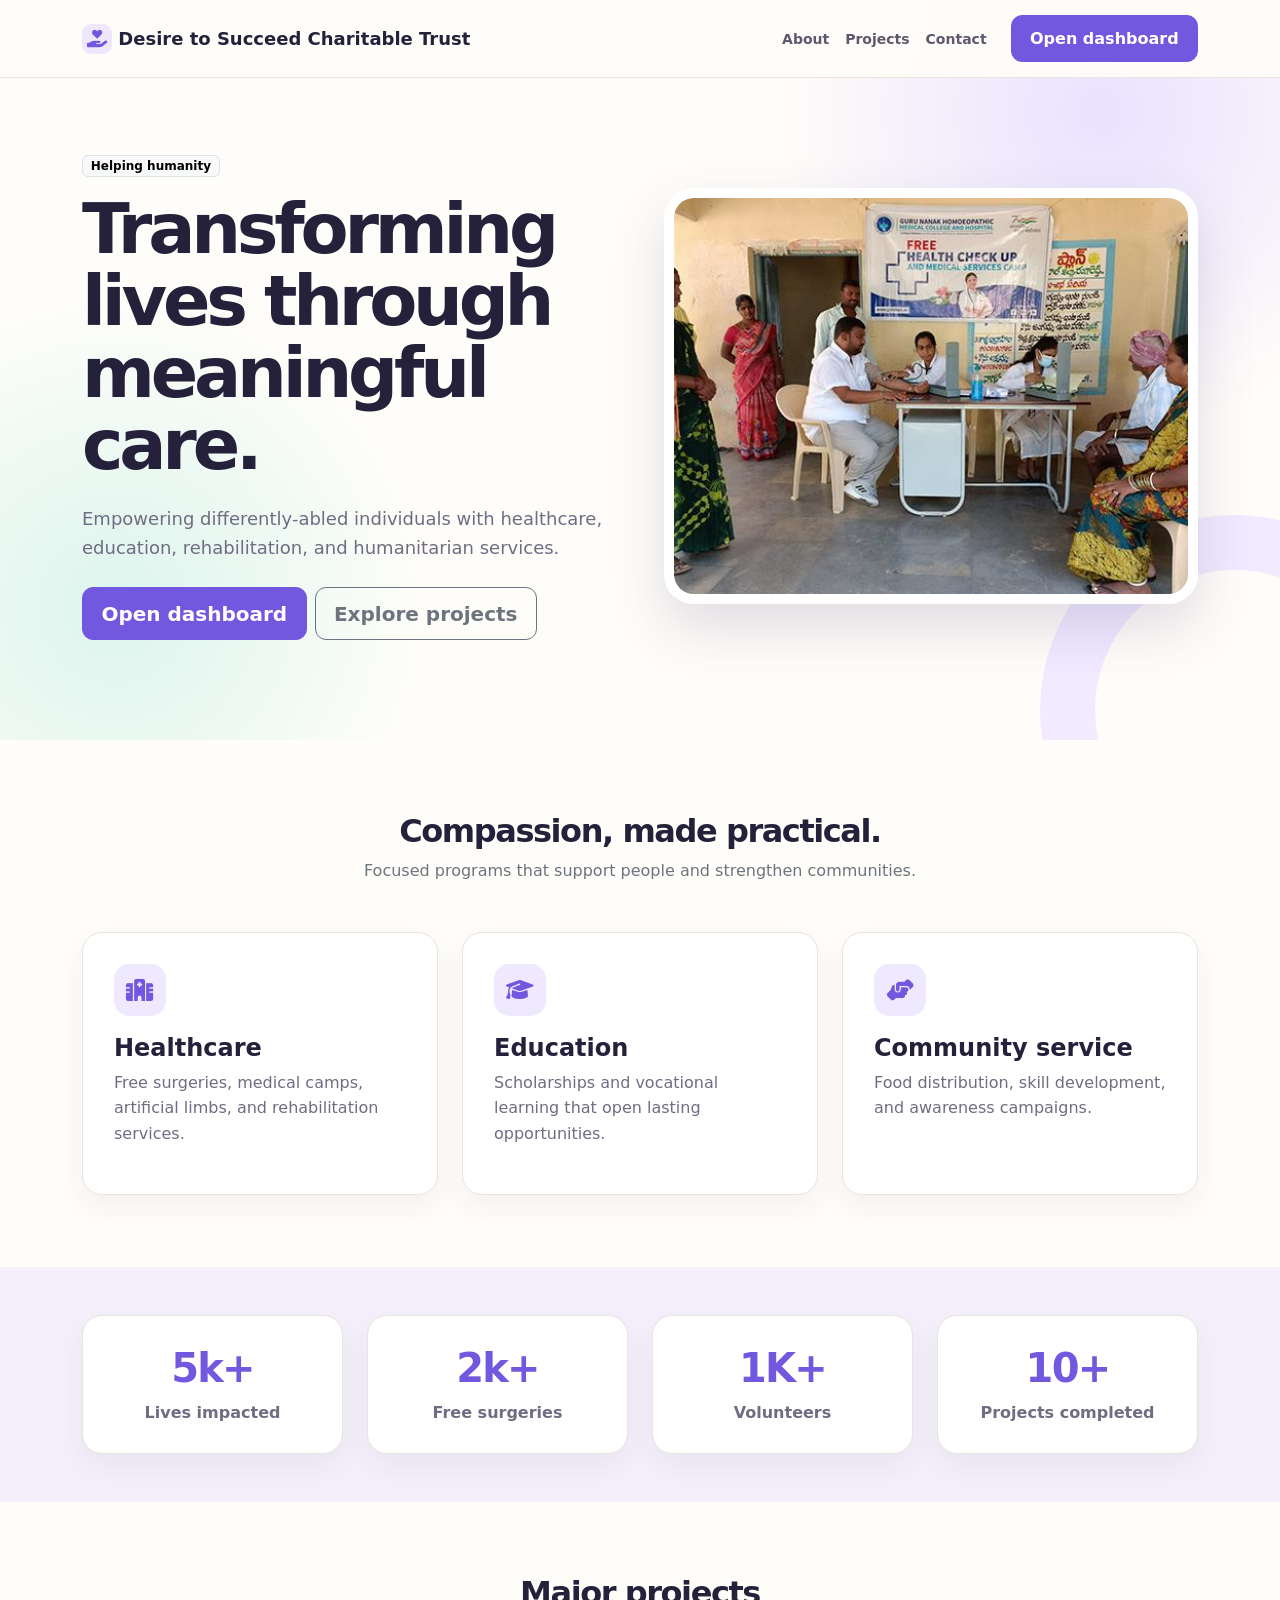
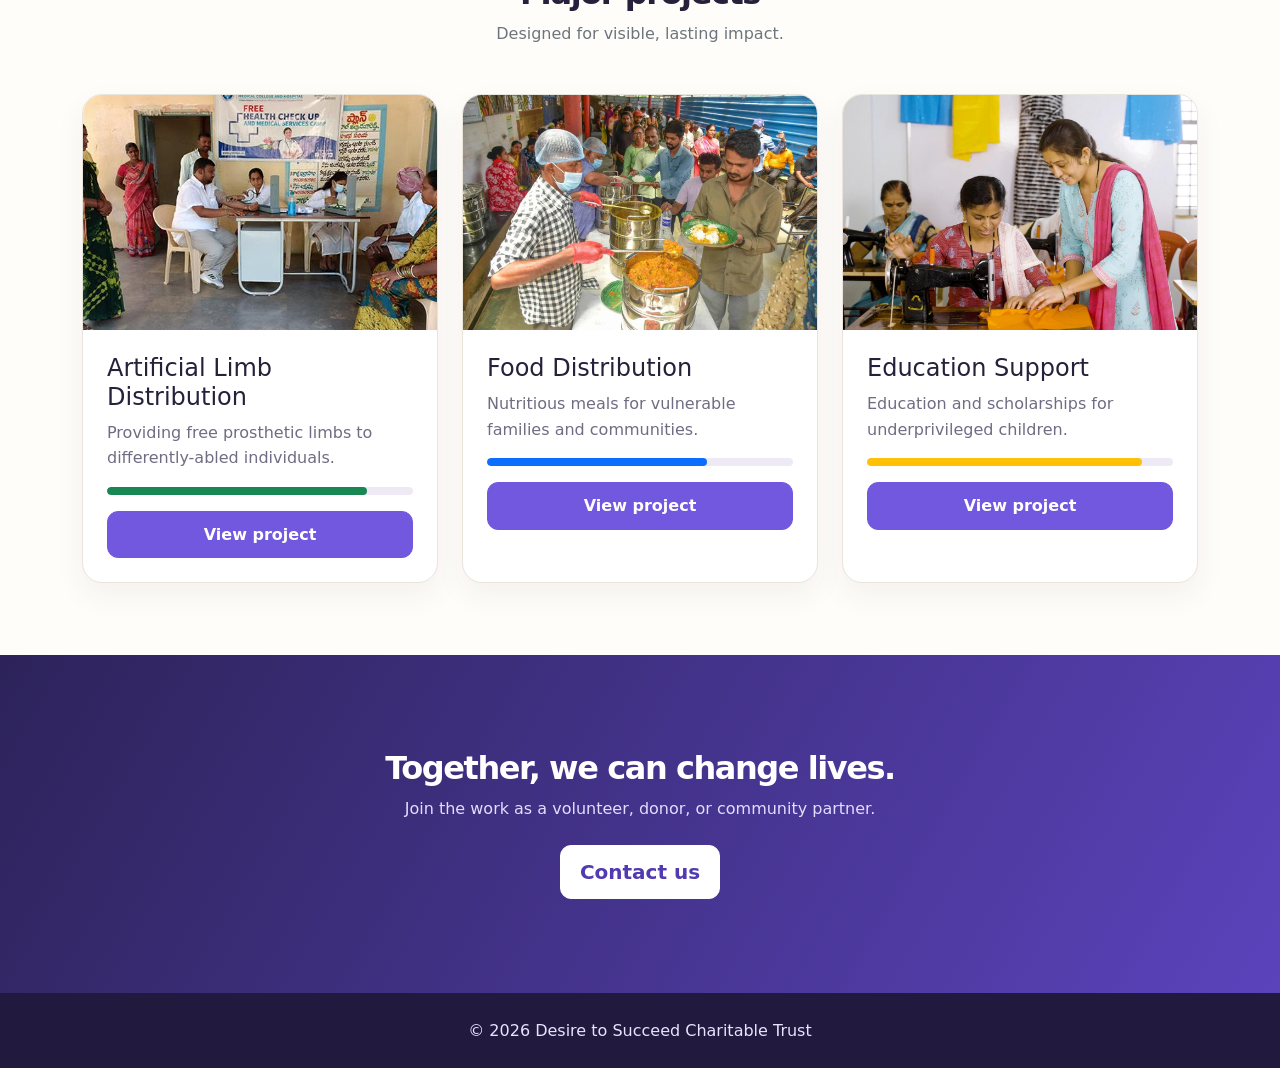
<file: index.html>
<!doctype html><html lang="en"><head><meta charset="utf-8"><meta name="viewport" content="width=device-width,initial-scale=1"><title>Desire to Succeed Charitable Trust | NGO Management</title><link href="https://cdn.jsdelivr.net/npm/bootstrap@5.3.3/dist/css/bootstrap.min.css" rel="stylesheet"><link rel="stylesheet" href="https://cdnjs.cloudflare.com/ajax/libs/font-awesome/6.6.0/css/all.min.css"><link rel="stylesheet" href="css/style3.css"></head><body><nav class="navbar navbar-expand-lg fixed-top" aria-label="Primary navigation"><div class="container"><a class="navbar-brand fw-bold" href="index.html"><i class="fa-solid fa-hand-holding-heart"></i> Desire to Succeed Charitable Trust</a><button class="navbar-toggler" type="button" data-bs-toggle="collapse" data-bs-target="#navbar" aria-controls="navbar" aria-expanded="false" aria-label="Toggle navigation"><span class="navbar-toggler-icon"></span></button><div class="collapse navbar-collapse" id="navbar"><ul class="navbar-nav ms-auto align-items-lg-center"><li class="nav-item"><a class="nav-link" href="#about">About</a></li><li class="nav-item"><a class="nav-link" href="#projects">Projects</a></li><li class="nav-item"><a class="nav-link" href="contact.html">Contact</a></li><li class="nav-item ms-lg-3"><a class="btn btn-success" href="dashboard.html">Open dashboard</a></li></ul></div></div></nav><main><section class="hero"><div class="container"><div class="row align-items-center g-5"><div class="col-lg-6"><span class="badge text-bg-light border mb-3">Helping humanity</span><h1>Transforming lives through meaningful care.</h1><p>Empowering differently-abled individuals with healthcare, education, rehabilitation, and humanitarian services.</p><a href="dashboard.html" class="btn btn-success btn-lg me-2">Open dashboard</a><a href="#projects" class="btn btn-outline-secondary btn-lg">Explore projects</a></div><div class="col-lg-6"><img src="health.jpg" class="hero-img" alt="Healthcare worker supporting a community member"></div></div></div></section><section id="about" class="py-5"><div class="container py-4"><div class="text-center mb-5"><h2>Compassion, made practical.</h2><p class="text-secondary">Focused programs that support people and strengthen communities.</p></div><div class="row g-4"><div class="col-md-4"><article class="about-card"><i class="fa-solid fa-hospital"></i><h4>Healthcare</h4><p>Free surgeries, medical camps, artificial limbs, and rehabilitation services.</p></article></div><div class="col-md-4"><article class="about-card"><i class="fa-solid fa-graduation-cap"></i><h4>Education</h4><p>Scholarships and vocational learning that open lasting opportunities.</p></article></div><div class="col-md-4"><article class="about-card"><i class="fa-solid fa-handshake-angle"></i><h4>Community service</h4><p>Food distribution, skill development, and awareness campaigns.</p></article></div></div></div></section><section class="stats py-5"><div class="container"><div class="row g-4"><div class="col-6 col-lg-3"><article class="stat-card"><h2>5k+</h2><p>Lives impacted</p></article></div><div class="col-6 col-lg-3"><article class="stat-card"><h2>2k+</h2><p>Free surgeries</p></article></div><div class="col-6 col-lg-3"><article class="stat-card"><h2>1K+</h2><p>Volunteers</p></article></div><div class="col-6 col-lg-3"><article class="stat-card"><h2>10+</h2><p>Projects completed</p></article></div></div></div></section><section id="projects" class="py-5"><div class="container py-4"><div class="text-center mb-5"><h2>Major projects</h2><p class="text-secondary">Designed for visible, lasting impact.</p></div><div class="row g-4"><div class="col-lg-4"><article class="project-card"><img src="health.jpg" class="w-100" alt="Artificial limb healthcare program"><div class="p-4"><h4>Artificial Limb Distribution</h4><p>Providing free prosthetic limbs to differently-abled individuals.</p><div class="progress mb-3"><div class="progress-bar bg-success" style="width:85%"></div></div><a class="btn btn-success w-100" href="projects.html">View project</a></div></article></div><div class="col-lg-4"><article class="project-card"><img src="food.jpg" class="w-100" alt="Food distribution program"><div class="p-4"><h4>Food Distribution</h4><p>Nutritious meals for vulnerable families and communities.</p><div class="progress mb-3"><div class="progress-bar bg-primary" style="width:72%"></div></div><a class="btn btn-success w-100" href="projects.html">View project</a></div></article></div><div class="col-lg-4"><article class="project-card"><img src="women.jpg" class="w-100" alt="Women participating in a skills initiative"><div class="p-4"><h4>Education Support</h4><p>Education and scholarships for underprivileged children.</p><div class="progress mb-3"><div class="progress-bar bg-warning" style="width:90%"></div></div><a class="btn btn-success w-100" href="projects.html">View project</a></div></article></div></div></div></section><section class="cta text-center"><div class="container"><h2>Together, we can change lives.</h2><p class="text-secondary mb-4">Join the work as a volunteer, donor, or community partner.</p><a href="contact.html" class="btn btn-success btn-lg">Contact us</a></div></section></main><footer><div class="container text-center"><p>© 2026 Desire to Succeed Charitable Trust</p></div></footer><script src="https://cdn.jsdelivr.net/npm/bootstrap@5.3.3/dist/js/bootstrap.bundle.min.js"></script></body></html>
</file>
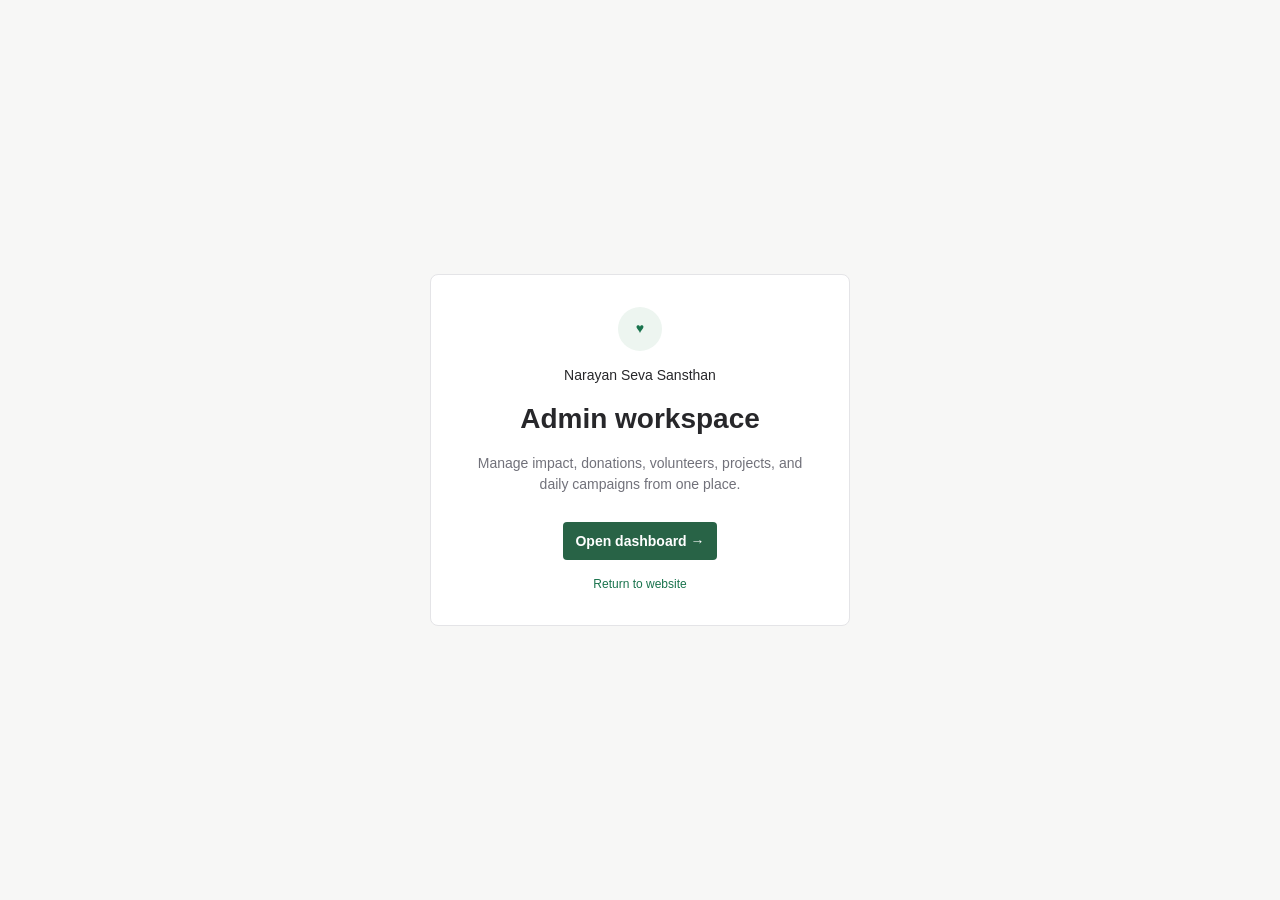
<file: admin.html>
<!doctype html><html lang="en"><head><meta charset="utf-8"><meta name="viewport" content="width=device-width,initial-scale=1"><title>Admin Portal | Narayan Seva Sansthan</title><link href="https://fonts.googleapis.com/css2?family=DM+Sans:wght@400;600;700&family=Outfit:wght@600;700&display=swap" rel="stylesheet"><link rel="stylesheet" href="css/dashboard.css"></head><body class="portal-page"><main class="portal-card"><span class="portal-mark">♥</span><p class="eyebrow">Narayan Seva Sansthan</p><h1>Admin workspace</h1><p>Manage impact, donations, volunteers, projects, and daily campaigns from one place.</p><a href="dashboard.html" class="btn btn-success">Open dashboard →</a><a href="index.html" class="portal-back">Return to website</a></main></body></html>
</file>
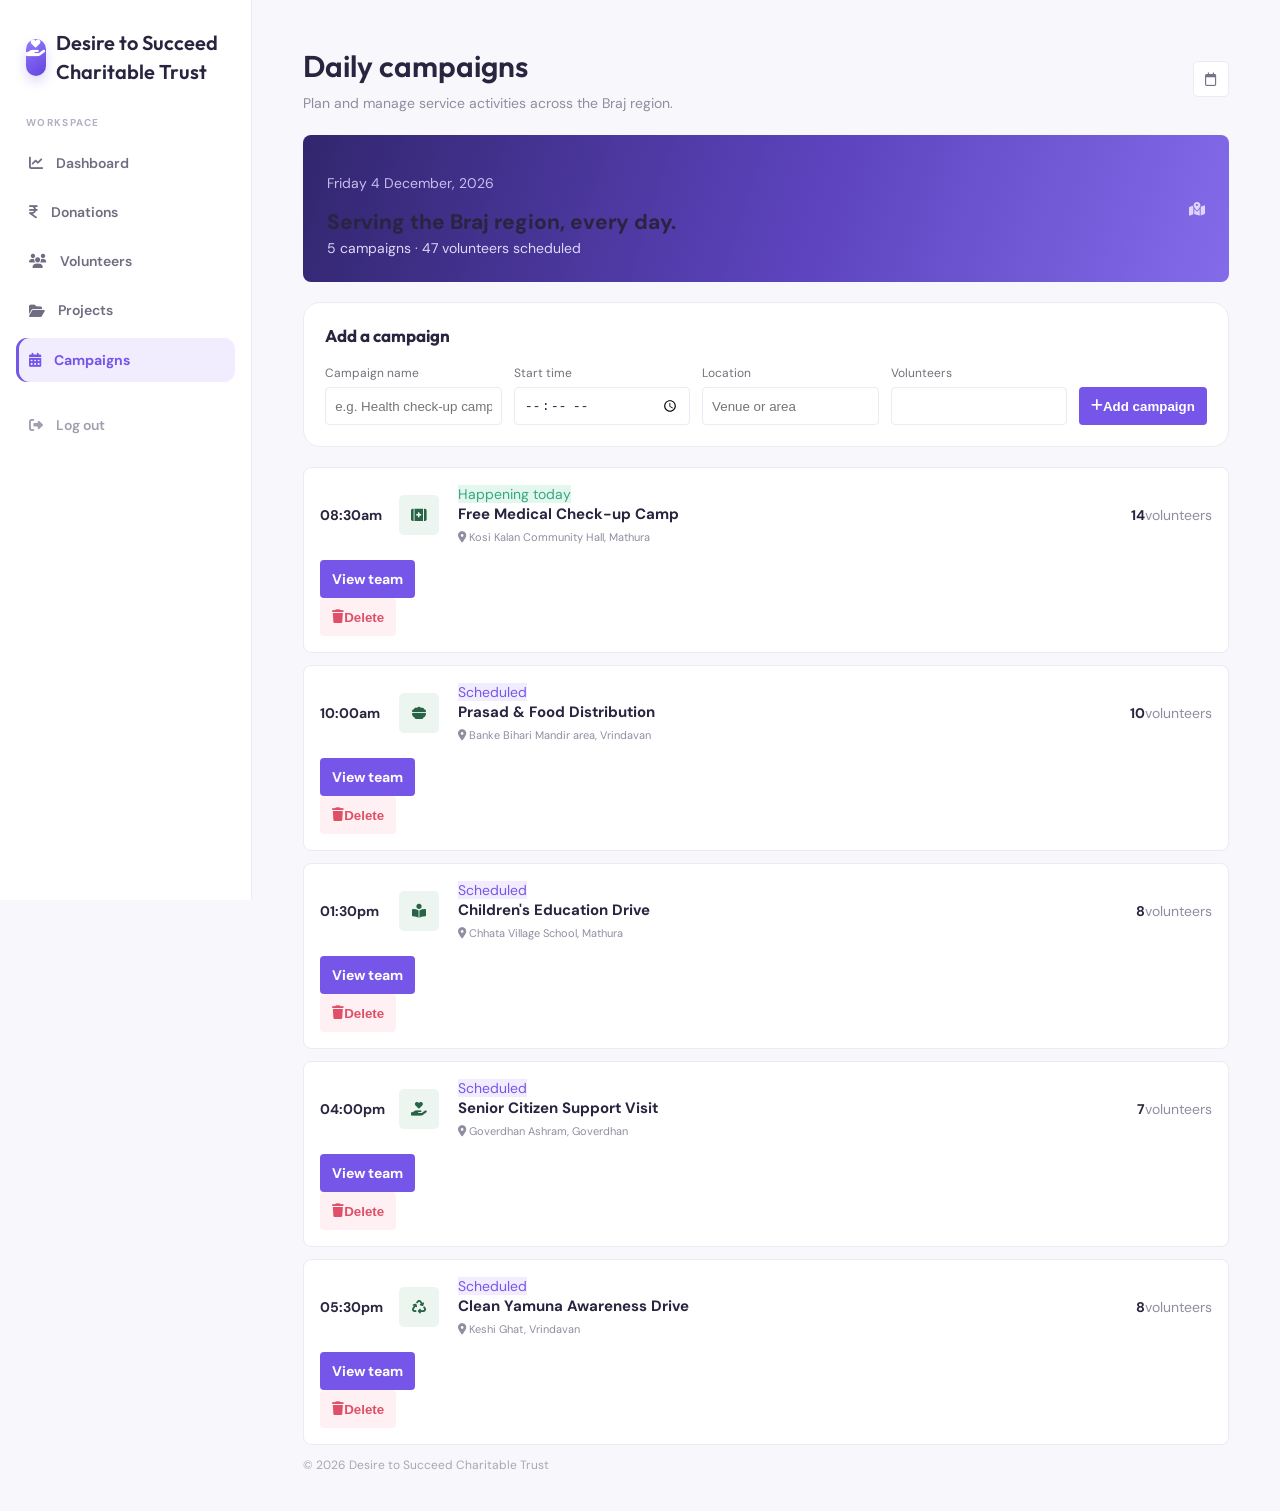
<file: campaigns.html>
<!doctype html>
<html lang="en">
<head>
  <meta charset="utf-8">
  <meta name="viewport" content="width=device-width,initial-scale=1">
  <title>Daily Campaigns | Desire to Succeed Charitable Trust</title>
  <link rel="stylesheet" href="https://cdnjs.cloudflare.com/ajax/libs/font-awesome/6.6.0/css/all.min.css">
  <link rel="stylesheet" href="css/dashboard.css">
</head>
<body>
  <a class="skip-link" href="#main-content">Skip to content</a>
  <div class="wrapper">
    <aside class="sidebar" aria-label="Primary navigation">
      <div class="logo"><i class="fa-solid fa-hand-holding-heart"></i><h4>Desire to Succeed Charitable Trust</h4></div>
      <ul>
        <li><a href="dashboard.html"><i class="fa-solid fa-chart-line"></i><span>Dashboard</span></a></li><li><a href="donations.html"><i class="fa-solid fa-indian-rupee-sign"></i><span>Donations</span></a></li><li><a href="volunteers.html"><i class="fa-solid fa-users"></i><span>Volunteers</span></a></li><li><a href="projects.html"><i class="fa-solid fa-folder-open"></i><span>Projects</span></a></li><li class="active"><a aria-current="page" href="campaigns.html"><i class="fa-solid fa-calendar-days"></i><span>Campaigns</span></a></li><li><a class="logout-btn" href="index.html"><i class="fa-solid fa-right-from-bracket"></i><span>Log out</span></a></li>
      </ul>
    </aside>
    <main id="main-content" class="main-content">
      <header class="topbar"><div><h1>Daily campaigns</h1><p>Plan and manage service activities across the Braj region.</p></div><div class="top-icons"><button class="icon-button" type="button" aria-label="Calendar"><i class="fa-regular fa-calendar"></i></button></div></header>
      <section class="campaign-banner"><div><p id="campaignDate">Today</p><h2>Serving the Braj region, every day.</h2><span id="campaignSummary">0 campaigns · 0 volunteers scheduled</span></div><i class="fa-solid fa-map-location-dot" aria-hidden="true"></i></section>
      <section class="table-card campaign-form-card" aria-labelledby="campaign-form-title"><h2 id="campaign-form-title">Add a campaign</h2><form id="campaignForm" class="form-grid"><div class="field"><label for="campaignTitle">Campaign name</label><input id="campaignTitle" name="campaignTitle" class="form-control" required placeholder="e.g. Health check-up camp"></div><div class="field"><label for="campaignTime">Start time</label><input id="campaignTime" name="campaignTime" class="form-control" type="time" required></div><div class="field"><label for="campaignLocation">Location</label><input id="campaignLocation" name="campaignLocation" class="form-control" required placeholder="Venue or area"></div><div class="field"><label for="campaignVolunteers">Volunteers</label><input id="campaignVolunteers" name="campaignVolunteers" class="form-control" type="number" min="1" required></div><button class="btn btn-success" type="submit"><i class="fa-solid fa-plus"></i> Add campaign</button></form></section>
      <section id="campaignList" class="campaign-list" aria-label="Today's campaigns"></section>
      <footer class="dashboard-footer"><p>© 2026 Desire to Succeed Charitable Trust</p></footer>
    </main>
  </div>
  <script src="js/app.js"></script><script src="js/campaigns.js"></script>
</body>
</html>
</file>
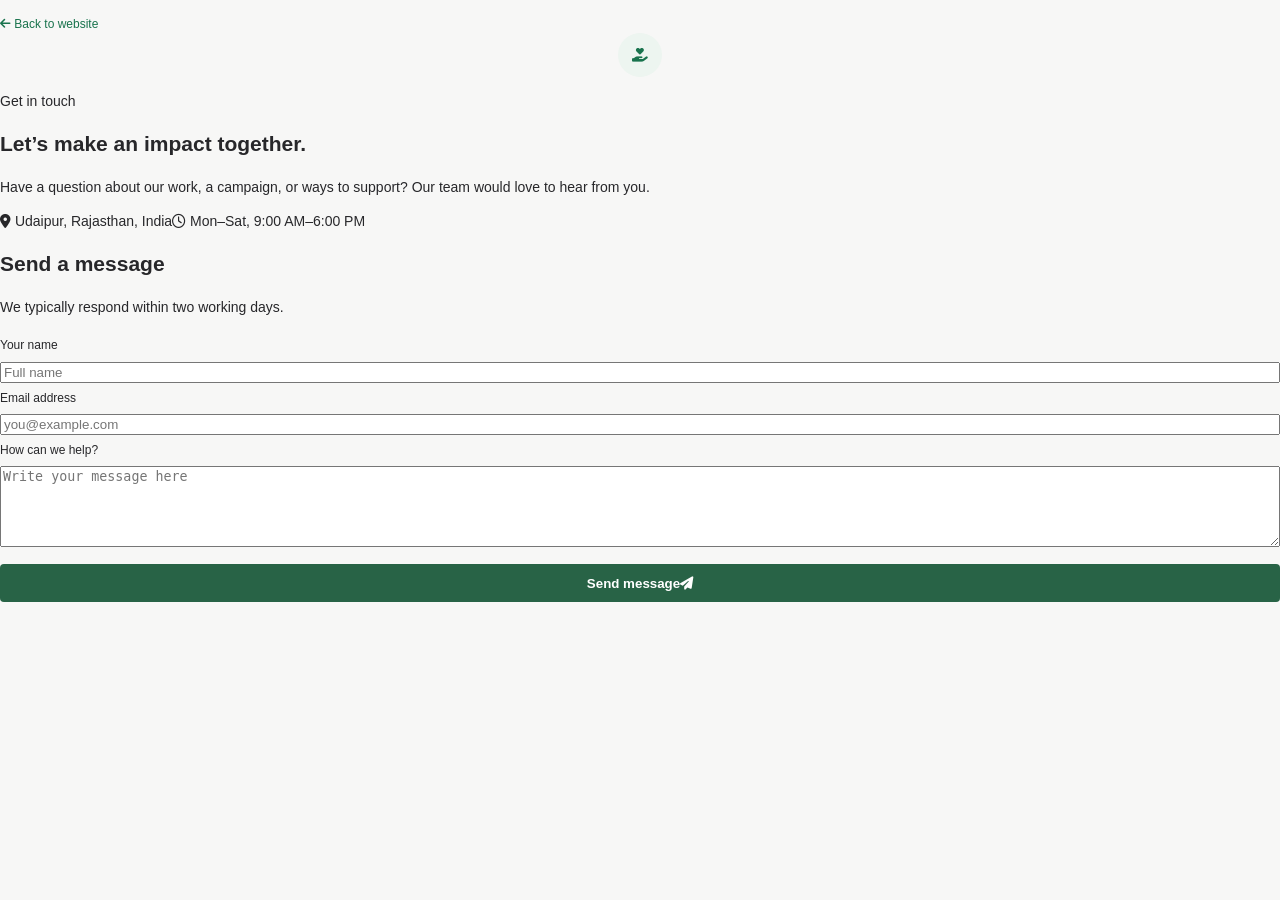
<file: contact.html>
<!doctype html><html lang="en"><head><meta charset="utf-8"><meta name="viewport" content="width=device-width,initial-scale=1"><title>Contact | Narayan Seva Sansthan</title><link href="https://fonts.googleapis.com/css2?family=DM+Sans:wght@400;600;700&family=Outfit:wght@600;700&display=swap" rel="stylesheet"><link rel="stylesheet" href="https://cdnjs.cloudflare.com/ajax/libs/font-awesome/6.6.0/css/all.min.css"><link rel="stylesheet" href="css/dashboard.css"></head><body class="contact-page"><main class="contact-shell"><a class="portal-home" href="index.html"><i class="fa-solid fa-arrow-left"></i> Back to website</a><section class="contact-intro"><span class="portal-mark"><i class="fa-solid fa-hand-holding-heart"></i></span><p class="eyebrow">Get in touch</p><h1>Let’s make an impact together.</h1><p>Have a question about our work, a campaign, or ways to support? Our team would love to hear from you.</p><div><span><i class="fa-solid fa-location-dot"></i> Udaipur, Rajasthan, India</span><span><i class="fa-regular fa-clock"></i> Mon–Sat, 9:00 AM–6:00 PM</span></div></section><section class="contact-form-card"><h2>Send a message</h2><p>We typically respond within two working days.</p><form id="contactForm" class="portal-form"><label for="contactName">Your name</label><input id="contactName" required autocomplete="name" placeholder="Full name"><label for="contactEmail">Email address</label><input id="contactEmail" type="email" required autocomplete="email" placeholder="you@example.com"><label for="contactMessage">How can we help?</label><textarea id="contactMessage" rows="5" required placeholder="Write your message here"></textarea><button class="btn btn-success" type="submit">Send message <i class="fa-solid fa-paper-plane"></i></button></form></section></main><script src="js/app.js"></script><script>document.querySelector('#contactForm').addEventListener('submit',event=>{event.preventDefault();if(!event.currentTarget.reportValidity())return;const messages=App.read('nss.messages');messages.unshift({name:document.querySelector('#contactName').value.trim(),email:document.querySelector('#contactEmail').value.trim(),message:document.querySelector('#contactMessage').value.trim(),date:new Date().toISOString()});App.write('nss.messages',messages);event.currentTarget.reset();App.toast('Thank you. Your message has been saved.');});</script></body></html>
</file>
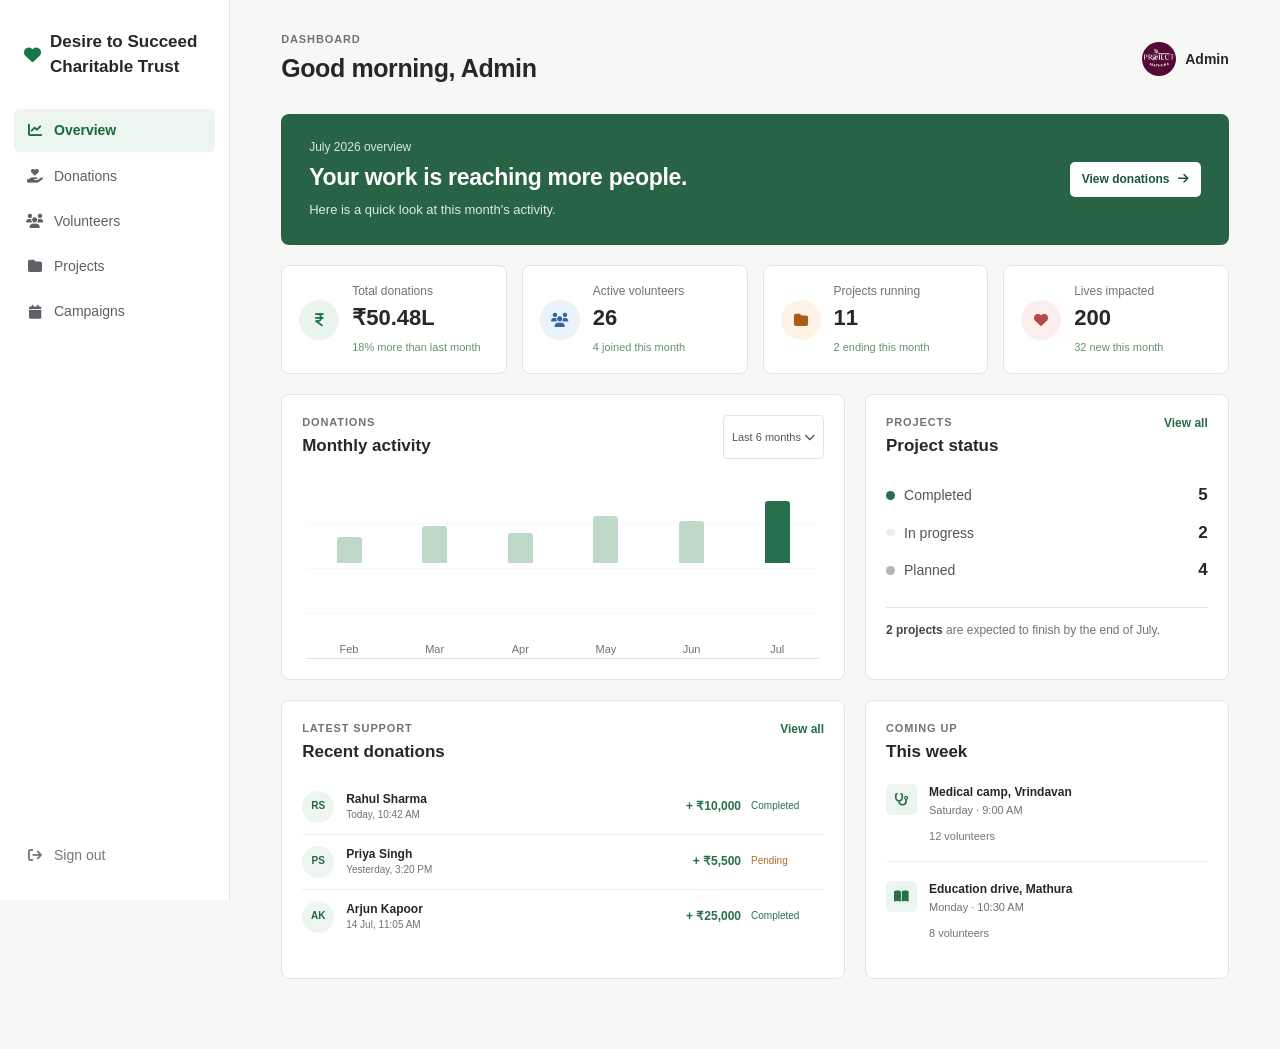
<file: dashboard.html>
<!doctype html>
<html lang="en">
<head>
  <meta charset="utf-8">
  <meta name="viewport" content="width=device-width, initial-scale=1">
  <title>Dashboard | Desire to Succeed Charitable Trust</title>
  <link rel="stylesheet" href="https://cdnjs.cloudflare.com/ajax/libs/font-awesome/6.6.0/css/all.min.css">
  <link rel="stylesheet" href="css/dashboard.css">
</head>
<body class="dashboard-page">
  <div class="dashboard-shell">
    <aside class="dash-sidebar" aria-label="Primary navigation">
      <a class="brand" href="dashboard.html"><i class="fa-solid fa-heart"></i><span>Desire to Succeed Charitable Trust</span></a>
      <nav>
        <a class="nav-item active" aria-current="page" href="dashboard.html"><i class="fa-solid fa-chart-line"></i> Overview</a>
        <a class="nav-item" href="donations.html"><i class="fa-solid fa-hand-holding-heart"></i> Donations</a>
        <a class="nav-item" href="volunteers.html"><i class="fa-solid fa-users"></i> Volunteers</a>
        <a class="nav-item" href="projects.html"><i class="fa-solid fa-folder"></i> Projects</a>
        <a class="nav-item" href="campaigns.html"><i class="fa-solid fa-calendar"></i> Campaigns</a>
      </nav>
      <a class="signout" href="index.html"><i class="fa-solid fa-arrow-right-from-bracket"></i> Sign out</a>
    </aside>

    <main class="dashboard-main">
      <header class="dash-header">
        <button class="menu-toggle" type="button" aria-label="Open navigation" aria-expanded="false"><i class="fa-solid fa-bars"></i></button>
        <div>
          <p class="page-kicker">Dashboard</p>
          <h1>Good morning, Admin</h1>
        </div>
        <div class="profile"><img src="admin.jpg" alt="Administrator"><span>Admin</span></div>
      </header>

      <section class="summary" aria-label="Monthly summary">
        <div><p>July 2026 overview</p><h2>Your work is reaching more people.</h2><span>Here is a quick look at this month's activity.</span></div>
        <a href="donations.html">View donations <i class="fa-solid fa-arrow-right"></i></a>
      </section>

      <section class="metric-grid" aria-label="Dashboard statistics">
        <article class="metric-card"><span class="metric-icon green"><i class="fa-solid fa-indian-rupee-sign"></i></span><div><p>Total donations</p><h2>₹50.48L</h2><small>18% more than last month</small></div></article>
        <article class="metric-card"><span class="metric-icon blue"><i class="fa-solid fa-users"></i></span><div><p>Active volunteers</p><h2>26</h2><small>4 joined this month</small></div></article>
        <article class="metric-card"><span class="metric-icon orange"><i class="fa-solid fa-folder"></i></span><div><p>Projects running</p><h2>11</h2><small>2 ending this month</small></div></article>
        <article class="metric-card"><span class="metric-icon red"><i class="fa-solid fa-heart"></i></span><div><p>Lives impacted</p><h2>200</h2><small>32 new this month</small></div></article>
      </section>

      <section class="dashboard-grid">
        <article class="panel activity-panel">
          <div class="panel-heading"><div><p class="page-kicker">Donations</p><h2>Monthly activity</h2></div><button type="button">Last 6 months <i class="fa-solid fa-chevron-down"></i></button></div>
          <div class="bar-chart" aria-label="Donations rose from 4.5 lakh in February to 12.5 lakh in July">
            <div class="bar-set"><i style="height:36%"></i><span>Feb</span></div><div class="bar-set"><i style="height:52%"></i><span>Mar</span></div><div class="bar-set"><i style="height:42%"></i><span>Apr</span></div><div class="bar-set"><i style="height:65%"></i><span>May</span></div><div class="bar-set"><i style="height:58%"></i><span>Jun</span></div><div class="bar-set current"><i style="height:86%"></i><span>Jul</span></div>
          </div>
        </article>
        <article class="panel">
          <div class="panel-heading"><div><p class="page-kicker">Projects</p><h2>Project status</h2></div><a class="view-link" href="projects.html">View all</a></div>
          <div class="status-list"><div><span class="status-dot complete"></span><p>Completed</p><strong>5</strong></div><div><span class="status-dot progress"></span><p>In progress</p><strong>2</strong></div><div><span class="status-dot planned"></span><p>Planned</p><strong>4</strong></div></div>
          <p class="project-note"><strong>2 projects</strong> are expected to finish by the end of July.</p>
        </article>
      </section>

      <section class="content-grid">
        <article class="panel">
          <div class="panel-heading"><div><p class="page-kicker">Latest support</p><h2>Recent donations</h2></div><a class="view-link" href="donations.html">View all</a></div>
          <div class="donation-list"><div class="donor"><span>RS</span><div><strong>Rahul Sharma</strong><small>Today, 10:42 AM</small></div><b>+ ₹10,000</b><em>Completed</em></div><div class="donor"><span>PS</span><div><strong>Priya Singh</strong><small>Yesterday, 3:20 PM</small></div><b>+ ₹5,500</b><em class="pending">Pending</em></div><div class="donor"><span>AK</span><div><strong>Arjun Kapoor</strong><small>14 Jul, 11:05 AM</small></div><b>+ ₹25,000</b><em>Completed</em></div></div>
        </article>
        <article class="panel">
          <div class="panel-heading"><div><p class="page-kicker">Coming up</p><h2>This week</h2></div></div>
          <div class="event"><i class="fa-solid fa-stethoscope"></i><div><strong>Medical camp, Vrindavan</strong><p>Saturday · 9:00 AM</p></div><span>12 volunteers</span></div>
          <div class="event"><i class="fa-solid fa-book-open"></i><div><strong>Education drive, Mathura</strong><p>Monday · 10:30 AM</p></div><span>8 volunteers</span></div>
        </article>
      </section>
    </main>
  </div>
  <script src="js/dashboard.js"></script>
</body>
</html>
</file>
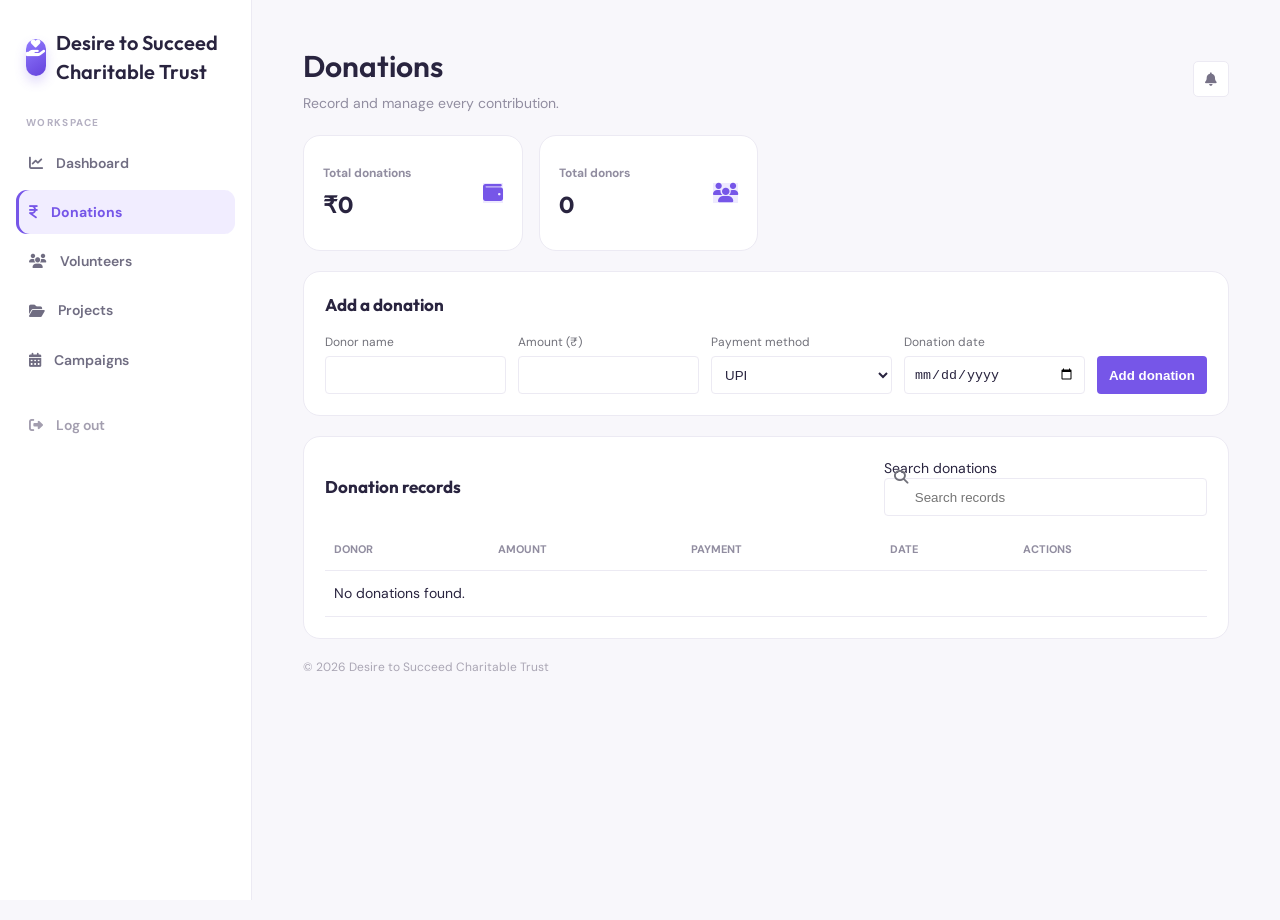
<file: donations.html>
<!doctype html><html lang="en"><head><meta charset="utf-8"><meta name="viewport" content="width=device-width,initial-scale=1"><title>Donations | Desire to Succeed Charitable Trust</title><link rel="stylesheet" href="https://cdnjs.cloudflare.com/ajax/libs/font-awesome/6.6.0/css/all.min.css"><link rel="stylesheet" href="css/dashboard.css"></head><body><a class="skip-link" href="#main-content">Skip to content</a><div class="wrapper"><aside class="sidebar" aria-label="Primary navigation"><div class="logo"><i class="fa-solid fa-hand-holding-heart"></i><h4>Desire to Succeed Charitable Trust</h4></div><ul><li><a href="dashboard.html"><i class="fa-solid fa-chart-line"></i><span>Dashboard</span></a></li><li class="active"><a aria-current="page" href="donations.html"><i class="fa-solid fa-indian-rupee-sign"></i><span>Donations</span></a></li><li><a href="volunteers.html"><i class="fa-solid fa-users"></i><span>Volunteers</span></a></li><li><a href="projects.html"><i class="fa-solid fa-folder-open"></i><span>Projects</span></a></li><li><a class="logout-btn" href="index.html"><i class="fa-solid fa-right-from-bracket"></i><span>Log out</span></a></li></ul></aside><main id="main-content" class="main-content"><header class="topbar"><div><h1>Donations</h1><p>Record and manage every contribution.</p></div><div class="top-icons"><button class="icon-button" type="button" aria-label="Notifications"><i class="fa-solid fa-bell"></i></button></div></header><section class="cards" aria-label="Donation statistics"><article class="card-box"><div><h5>Total donations</h5><h2 id="totalAmount">₹0</h2></div><i class="fa-solid fa-wallet"></i></article><article class="card-box"><div><h5>Total donors</h5><h2 id="totalDonors">0</h2></div><i class="fa-solid fa-users"></i></article></section><section class="table-card" aria-labelledby="donation-form-title"><h2 id="donation-form-title">Add a donation</h2><form id="donationForm" class="form-grid"><div class="field"><label for="donorName">Donor name</label><input id="donorName" name="donorName" class="form-control" required autocomplete="name"></div><div class="field"><label for="donationAmount">Amount (₹)</label><input id="donationAmount" name="donationAmount" class="form-control" type="number" min="1" step="1" required></div><div class="field"><label for="paymentMethod">Payment method</label><select id="paymentMethod" name="paymentMethod" class="form-select"><option>UPI</option><option>Cash</option><option>Card</option><option>Net Banking</option></select></div><div class="field"><label for="donationDate">Donation date</label><input id="donationDate" name="donationDate" class="form-control" type="date" required></div><button class="btn btn-success" type="submit">Add donation</button></form></section><section class="table-card" aria-labelledby="donation-records-title"><div class="table-header"><h2 id="donation-records-title">Donation records</h2><label class="search-field"><i class="fa-solid fa-magnifying-glass"></i><span class="visually-hidden">Search donations</span><input id="searchDonation" class="form-control" type="search" placeholder="Search records"></label></div><div class="table-responsive"><table class="table"><thead><tr><th>Donor</th><th>Amount</th><th>Payment</th><th>Date</th><th><span class="visually-hidden">Actions</span></th></tr></thead><tbody id="donationTable"></tbody></table></div></section><footer class="dashboard-footer"><p>© 2026 Desire to Succeed Charitable Trust</p></footer></main></div><script src="js/app.js"></script><script src="js/donations.js"></script></body></html>
</file>
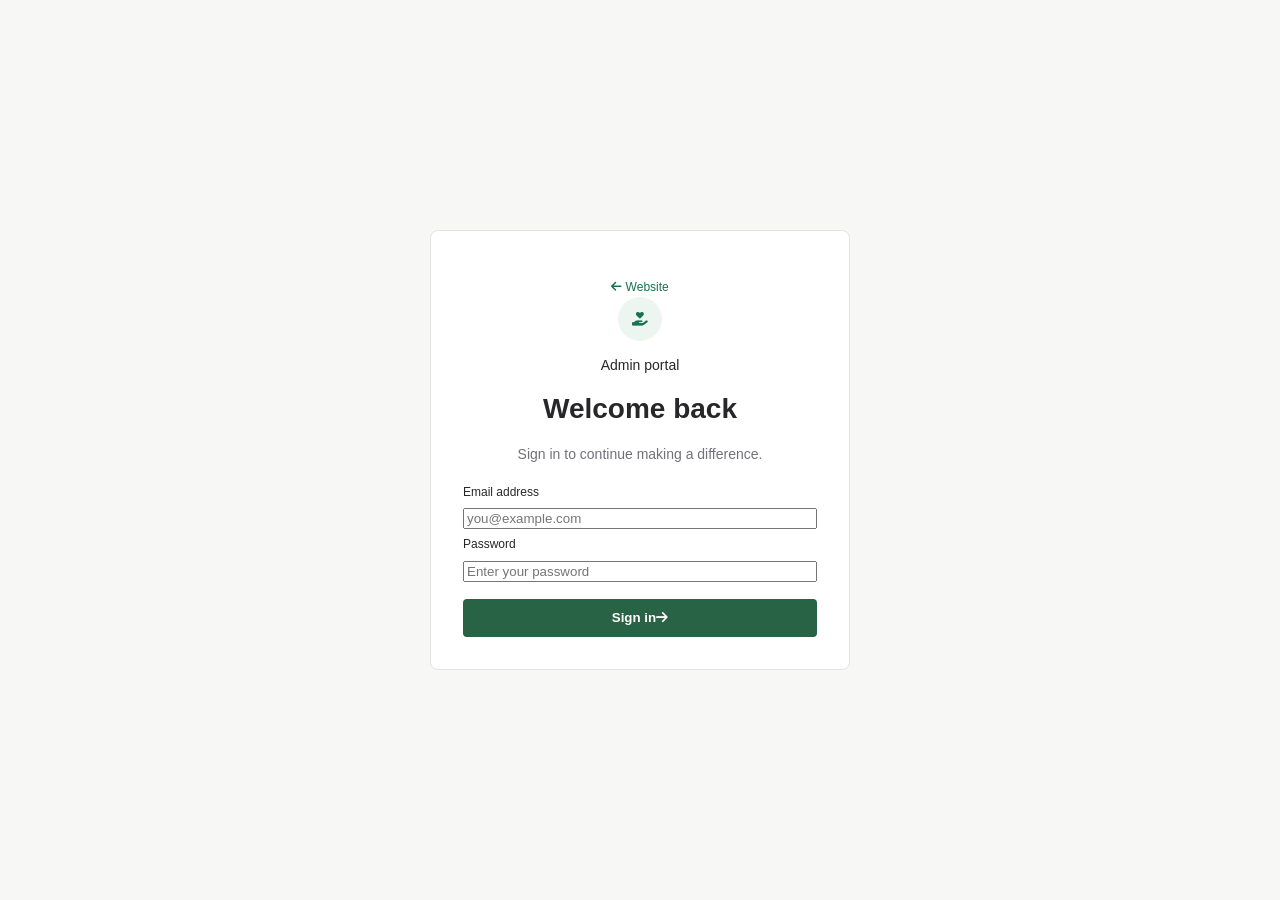
<file: login.html>
<!doctype html><html lang="en"><head><meta charset="utf-8"><meta name="viewport" content="width=device-width,initial-scale=1"><title>Sign in | Desire to Succeed Charitable Trust</title><link href="https://fonts.googleapis.com/css2?family=DM+Sans:wght@400;600;700&family=Outfit:wght@600;700&display=swap" rel="stylesheet"><link rel="stylesheet" href="https://cdnjs.cloudflare.com/ajax/libs/font-awesome/6.6.0/css/all.min.css"><link rel="stylesheet" href="css/dashboard.css"></head><body class="portal-page"><main class="portal-card login-card"><a class="portal-home" href="index.html"><i class="fa-solid fa-arrow-left"></i> Website</a><span class="portal-mark"><i class="fa-solid fa-hand-holding-heart"></i></span><p class="eyebrow">Admin portal</p><h1>Welcome back</h1><p>Sign in to continue making a difference.</p><form action="dashboard.html" class="portal-form"><label for="email">Email address</label><input id="email" type="email" required autocomplete="email" placeholder="you@example.com"><label for="password">Password</label><input id="password" type="password" required autocomplete="current-password" placeholder="Enter your password"><button class="btn btn-success" type="submit">Sign in <i class="fa-solid fa-arrow-right"></i></button></form></main></body></html>
</file>
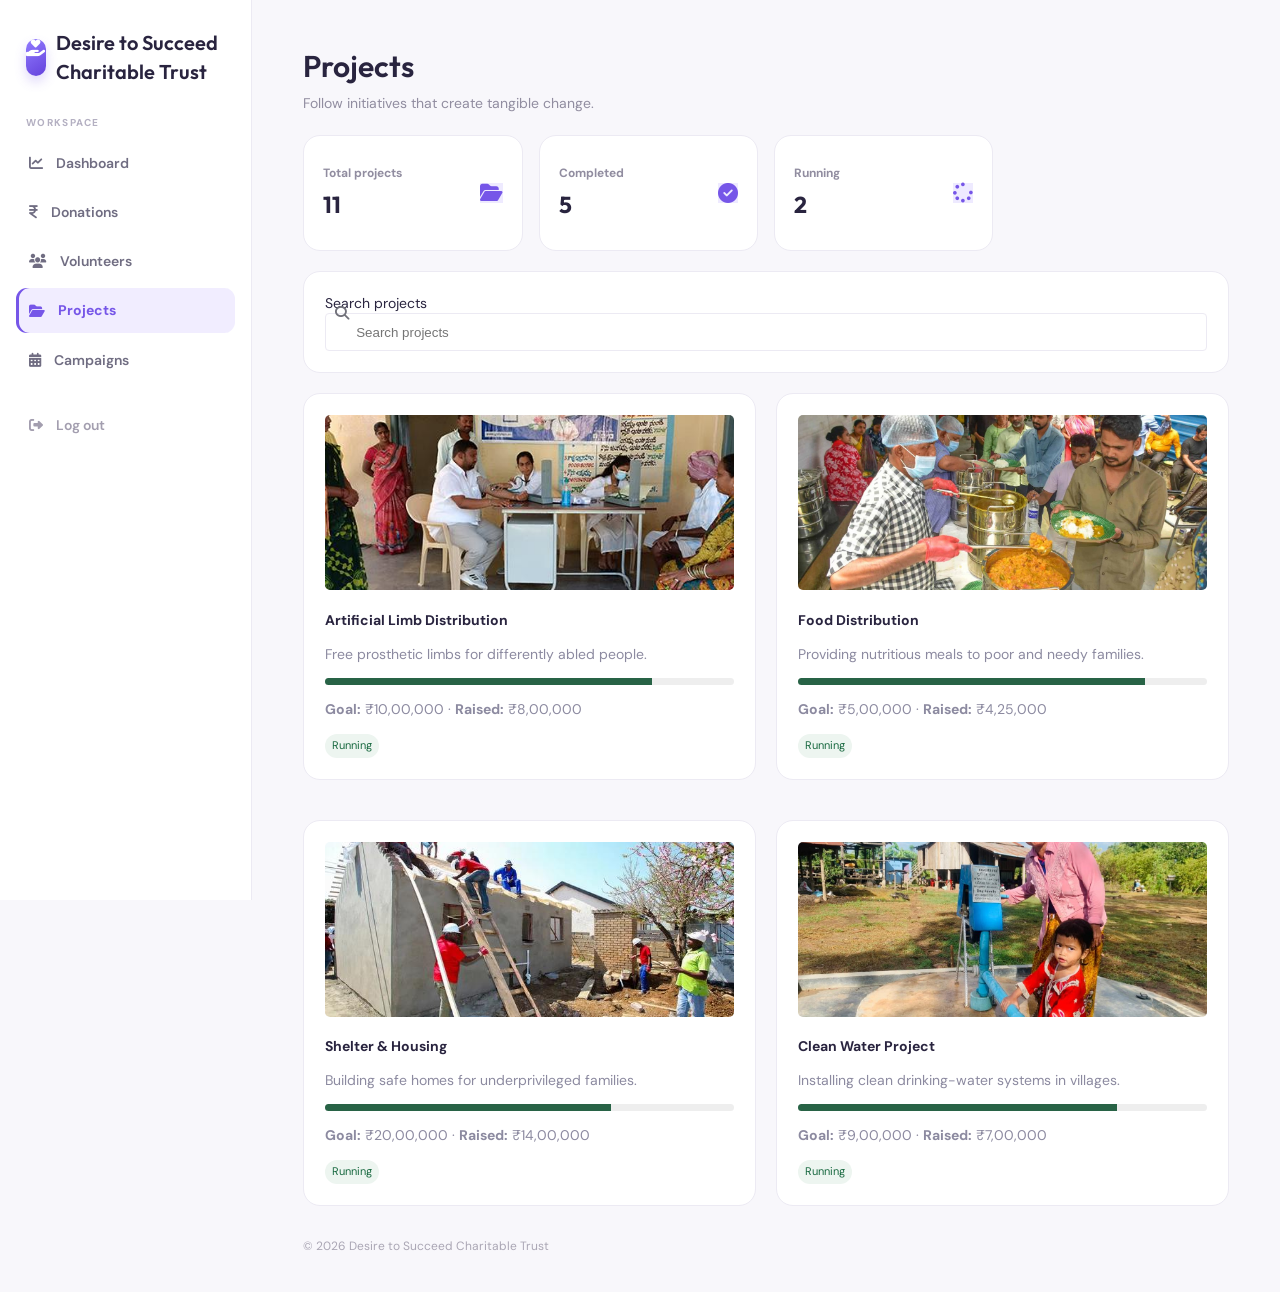
<file: projects.html>
<!doctype html><html lang="en"><head><meta charset="utf-8"><meta name="viewport" content="width=device-width,initial-scale=1"><title>Projects | Desire to Succeed Charitable Trust</title><link rel="stylesheet" href="https://cdnjs.cloudflare.com/ajax/libs/font-awesome/6.6.0/css/all.min.css"><link rel="stylesheet" href="css/dashboard.css"></head><body><a class="skip-link" href="#main-content">Skip to content</a><div class="wrapper"><aside class="sidebar" aria-label="Primary navigation"><div class="logo"><i class="fa-solid fa-hand-holding-heart"></i><h4>Desire to Succeed Charitable Trust</h4></div><ul><li><a href="dashboard.html"><i class="fa-solid fa-chart-line"></i><span>Dashboard</span></a></li><li><a href="donations.html"><i class="fa-solid fa-indian-rupee-sign"></i><span>Donations</span></a></li><li><a href="volunteers.html"><i class="fa-solid fa-users"></i><span>Volunteers</span></a></li><li class="active"><a aria-current="page" href="projects.html"><i class="fa-solid fa-folder-open"></i><span>Projects</span></a></li><li><a class="logout-btn" href="index.html"><i class="fa-solid fa-right-from-bracket"></i><span>Log out</span></a></li></ul></aside><main id="main-content" class="main-content"><header class="topbar"><div><h1>Projects</h1><p>Follow initiatives that create tangible change.</p></div></header><section class="cards" aria-label="Project statistics"><article class="card-box"><div><h5>Total projects</h5><h2>11</h2></div><i class="fa-solid fa-folder-open"></i></article><article class="card-box"><div><h5>Completed</h5><h2>5</h2></div><i class="fa-solid fa-circle-check"></i></article><article class="card-box"><div><h5>Running</h5><h2>2</h2></div><i class="fa-solid fa-spinner"></i></article></section><section class="table-card"><label class="search-field"><i class="fa-solid fa-magnifying-glass"></i><span class="visually-hidden">Search projects</span><input id="searchProject" class="form-control" type="search" placeholder="Search projects"></label></section><section id="projectContainer" class="row g-4" aria-label="Project cards"><article class="col-md-6" data-project><div class="table-card project-card"><img src="health.jpg" alt="Medical professional supporting a healthcare initiative"><h4>Artificial Limb Distribution</h4><p>Free prosthetic limbs for differently abled people.</p><div class="progress"><div class="progress-bar bg-success" style="width:80%" aria-label="80% funded"></div></div><p><strong>Goal:</strong> ₹10,00,000 · <strong>Raised:</strong> ₹8,00,000</p><span class="badge bg-success">Running</span></div></article><article class="col-md-6" data-project><div class="table-card project-card"><img src="food.jpg" alt="Food prepared for community distribution"><h4>Food Distribution</h4><p>Providing nutritious meals to poor and needy families.</p><div class="progress"><div class="progress-bar bg-success" style="width:85%" aria-label="85% funded"></div></div><p><strong>Goal:</strong> ₹5,00,000 · <strong>Raised:</strong> ₹4,25,000</p><span class="badge bg-success">Running</span></div></article><article class="col-md-6" data-project><div class="table-card project-card"><img src="house.jpg" alt="Homes built for families"><h4>Shelter &amp; Housing</h4><p>Building safe homes for underprivileged families.</p><div class="progress"><div class="progress-bar bg-primary" style="width:70%" aria-label="70% funded"></div></div><p><strong>Goal:</strong> ₹20,00,000 · <strong>Raised:</strong> ₹14,00,000</p><span class="badge bg-primary">Running</span></div></article><article class="col-md-6" data-project><div class="table-card project-card"><img src="water.jpg" alt="Clean water source serving a community"><h4>Clean Water Project</h4><p>Installing clean drinking-water systems in villages.</p><div class="progress"><div class="progress-bar bg-info" style="width:78%" aria-label="78% funded"></div></div><p><strong>Goal:</strong> ₹9,00,000 · <strong>Raised:</strong> ₹7,00,000</p><span class="badge bg-info">Running</span></div></article></section><footer class="dashboard-footer"><p>© 2026 Desire to Succeed Charitable Trust</p></footer></main></div><script src="js/app.js"></script><script src="js/projects.js"></script></body></html>
</file>
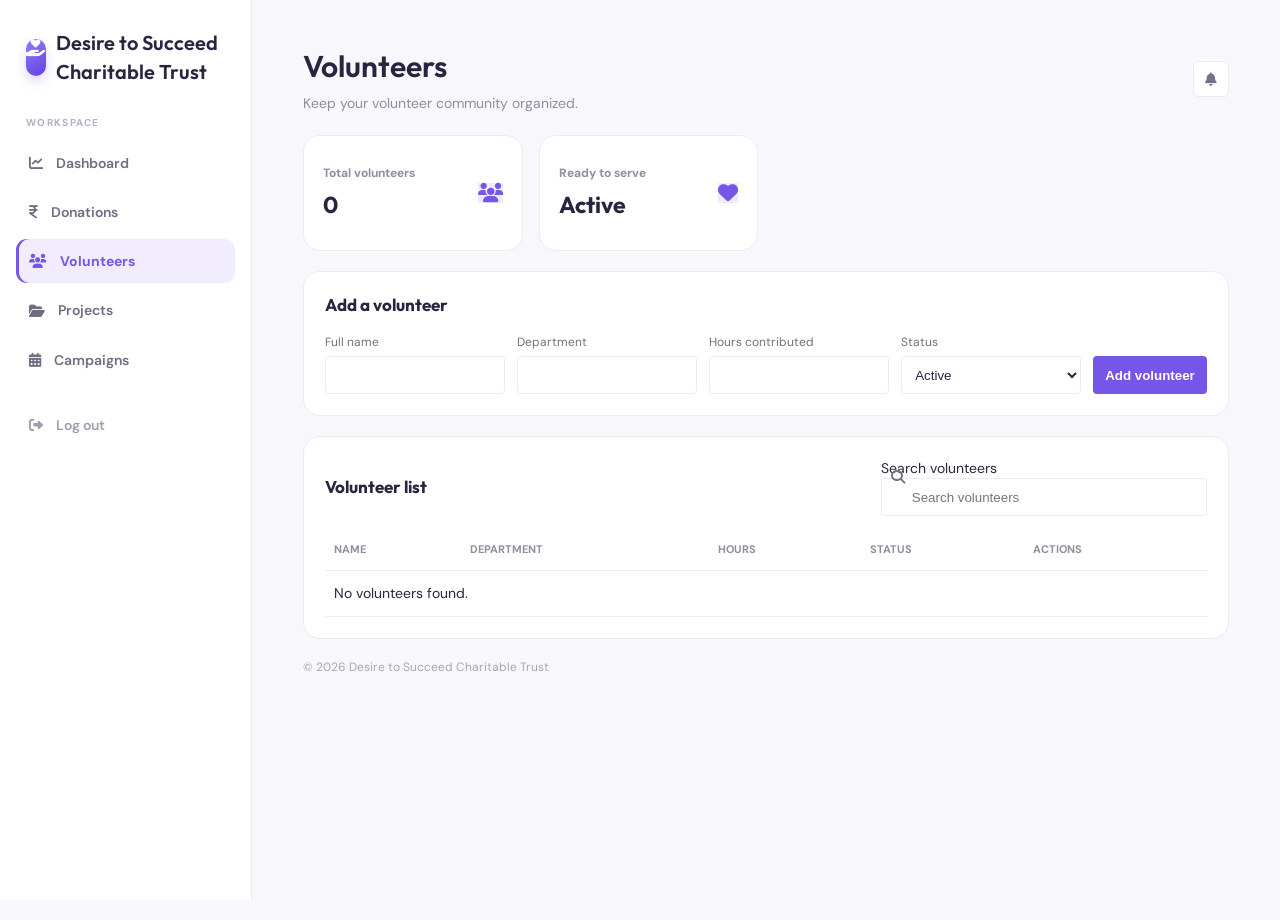
<file: volunteers.html>
<!doctype html><html lang="en"><head><meta charset="utf-8"><meta name="viewport" content="width=device-width,initial-scale=1"><title>Volunteers | Desire to Succeed Charitable Trust</title><link rel="stylesheet" href="https://cdnjs.cloudflare.com/ajax/libs/font-awesome/6.6.0/css/all.min.css"><link rel="stylesheet" href="css/dashboard.css"></head><body><a class="skip-link" href="#main-content">Skip to content</a><div class="wrapper"><aside class="sidebar" aria-label="Primary navigation"><div class="logo"><i class="fa-solid fa-hand-holding-heart"></i><h4>Desire to Succeed Charitable Trust</h4></div><ul><li><a href="dashboard.html"><i class="fa-solid fa-chart-line"></i><span>Dashboard</span></a></li><li><a href="donations.html"><i class="fa-solid fa-indian-rupee-sign"></i><span>Donations</span></a></li><li class="active"><a aria-current="page" href="volunteers.html"><i class="fa-solid fa-users"></i><span>Volunteers</span></a></li><li><a href="projects.html"><i class="fa-solid fa-folder-open"></i><span>Projects</span></a></li><li><a class="logout-btn" href="index.html"><i class="fa-solid fa-right-from-bracket"></i><span>Log out</span></a></li></ul></aside><main id="main-content" class="main-content"><header class="topbar"><div><h1>Volunteers</h1><p>Keep your volunteer community organized.</p></div><div class="top-icons"><button class="icon-button" type="button" aria-label="Notifications"><i class="fa-solid fa-bell"></i></button></div></header><section class="cards" aria-label="Volunteer statistics"><article class="card-box"><div><h5>Total volunteers</h5><h2 id="totalVolunteer">0</h2></div><i class="fa-solid fa-users"></i></article><article class="card-box"><div><h5>Ready to serve</h5><h2>Active</h2></div><i class="fa-solid fa-heart"></i></article></section><section class="table-card" aria-labelledby="volunteer-form-title"><h2 id="volunteer-form-title">Add a volunteer</h2><form id="volunteerForm" class="form-grid"><div class="field"><label for="volunteerName">Full name</label><input id="volunteerName" name="volunteerName" class="form-control" required autocomplete="name"></div><div class="field"><label for="volunteerDepartment">Department</label><input id="volunteerDepartment" name="volunteerDepartment" class="form-control" required></div><div class="field"><label for="volunteerHours">Hours contributed</label><input id="volunteerHours" name="volunteerHours" class="form-control" type="number" min="0" required></div><div class="field"><label for="volunteerStatus">Status</label><select id="volunteerStatus" name="volunteerStatus" class="form-select"><option>Active</option><option>Inactive</option></select></div><button class="btn btn-success" type="submit">Add volunteer</button></form></section><section class="table-card" aria-labelledby="volunteer-list-title"><div class="table-header"><h2 id="volunteer-list-title">Volunteer list</h2><label class="search-field"><i class="fa-solid fa-magnifying-glass"></i><span class="visually-hidden">Search volunteers</span><input id="searchVolunteer" class="form-control" type="search" placeholder="Search volunteers"></label></div><div class="table-responsive"><table class="table"><thead><tr><th>Name</th><th>Department</th><th>Hours</th><th>Status</th><th><span class="visually-hidden">Actions</span></th></tr></thead><tbody id="volunteerTable"></tbody></table></div></section><footer class="dashboard-footer"><p>© 2026 Desire to Succeed Charitable Trust</p></footer></main></div><script src="js/app.js"></script><script src="js/volunteers.js"></script></body></html>
</file>
<file: css/style3.css>
:root{--ink:#25213b;--muted:#706c83;--paper:#fffdf9;--cream:#f8f4ed;--violet:#7257df;--teal:#179c88;--line:#e9e4dc}*{box-sizing:border-box}html{scroll-behavior:smooth}body{margin:0;overflow-x:hidden;background:var(--paper);color:var(--ink);font:16px/1.6 "Segoe UI",system-ui,sans-serif}.navbar{padding:15px 0;background:rgba(255,253,249,.9)!important;border-bottom:1px solid var(--line);backdrop-filter:blur(18px)}.navbar-brand{color:var(--ink)!important;font-size:18px}.navbar-brand i{display:inline-grid;place-items:center;width:30px;height:30px;border-radius:9px;background:#eee8ff;color:var(--violet)}.nav-link{color:#5d586e!important;font-size:14px;font-weight:600}.nav-link:hover{color:var(--violet)!important}.btn{border-radius:11px;font-weight:700;padding:.67rem 1.15rem}.btn-success,.btn-primary{border-color:var(--violet)!important;background:var(--violet)!important}.btn-success:hover,.btn-primary:hover{background:#5d42ce!important;border-color:#5d42ce!important}.hero{position:relative;display:flex;align-items:center;min-height:740px;padding:138px 0 86px;overflow:hidden;background:radial-gradient(circle at 86% 15%,#e9e2ff 0,transparent 26%),radial-gradient(circle at 9% 82%,#dcf5ed 0,transparent 24%),var(--paper)}.hero:after{position:absolute;right:-150px;bottom:-165px;width:390px;height:390px;border:55px solid #f0ebff;border-radius:50%;content:""}.hero h1{max-width:650px;font-size:clamp(42px,6vw,70px);font-weight:800;letter-spacing:-.06em;line-height:1.03}.hero p{max-width:570px;margin:24px 0;color:var(--muted);font-size:18px}.hero-img{position:relative;z-index:1;width:100%;border:10px solid #fff;border-radius:30px;box-shadow:0 24px 55px rgba(70,52,116,.17)}section h2{font-weight:800;letter-spacing:-.045em}.about-card,.stat-card,.project-card{height:100%;border:1px solid var(--line);border-radius:20px;background:#fff;box-shadow:0 12px 30px rgba(51,38,76,.06);transition:.2s}.about-card:hover,.stat-card:hover,.project-card:hover{transform:translateY(-5px);box-shadow:0 18px 36px rgba(51,38,76,.11)}.about-card{padding:31px}.about-card i{display:grid;place-items:center;width:52px;height:52px;border-radius:15px;background:#eee9ff;color:var(--violet);font-size:22px}.about-card h4{margin:18px 0 7px;font-weight:750}.about-card p,.project-card p{color:var(--muted)}.stats{background:#f3f0fb}.stat-card{padding:28px;text-align:center}.stat-card h2{color:var(--violet);font-size:40px}.stat-card p{margin:0;color:var(--muted);font-weight:600}.project-card{overflow:hidden}.project-card img{height:235px;object-fit:cover}.progress{height:8px;border-radius:999px;background:#eeeaf5}.progress-bar{border-radius:inherit}.cta{padding:94px 20px;background:linear-gradient(120deg,#2d235a,#5b43bc);color:#fff}.cta p{color:#e3ddff!important}.cta .btn{background:#fff!important;border-color:#fff!important;color:#503bb1!important}footer{padding:25px;background:#211a3e;color:#e8e2ff}footer p{margin:0}@media(max-width:991px){.hero{min-height:auto;text-align:center}.hero h1,.hero p{margin-left:auto;margin-right:auto}.hero-img{margin-top:35px}}@media(max-width:576px){.hero{padding:115px 0 65px}.hero .btn{display:flex;width:100%;margin:10px 0!important}.hero h1{font-size:43px}}
</file>
<file: css/dashboard.css>
:root { --ink:#27272a; --muted:#71717a; --line:#e4e4e7; --page:#f7f7f6; --card:#fff; --green:#19734d; --green-light:#e9f5ee; --blue:#2f66a3; --blue-light:#eaf2fb; --orange:#a95d16; --orange-light:#fff3e6; --red:#b34a4a; --red-light:#fdeeee; }
* { box-sizing:border-box; }
body { margin:0; min-width:320px; background:var(--page); color:var(--ink); font:14px/1.45 Arial, Helvetica, sans-serif; }
a { color:inherit; text-decoration:none; }
.dashboard-shell { display:flex; min-height:100vh; }
.dash-sidebar { position:fixed; inset:0 auto 0 0; display:flex; flex-direction:column; width:230px; padding:24px 14px; background:#fff; border-right:1px solid var(--line); }
.brand { display:flex; align-items:center; gap:9px; padding:6px 10px 30px; font-size:17px; font-weight:700; }
.brand i { color:var(--green); }
.dash-sidebar nav { display:grid; gap:3px; }
.nav-item,.signout { display:flex; align-items:center; gap:11px; padding:11px 12px; border-radius:6px; color:#5f6066; font-size:14px; }
.nav-item i,.signout i { width:17px; text-align:center; }
.nav-item:hover,.nav-item.active { background:#edf5f0; color:#17683f; font-weight:700; }
.signout { margin-top:auto; color:#777; }.signout:hover { color:#a33c3c; background:#fff4f4; }
.dashboard-main { width:calc(100% - 230px); margin-left:230px; padding:32px clamp(22px,4vw,58px) 50px; }
.dash-header { display:flex; align-items:center; min-height:45px; margin-bottom:28px; }.dash-header h1 { margin:2px 0 0; font-size:25px; letter-spacing:-.4px; }.page-kicker { margin:0; color:var(--muted); font-size:11px; font-weight:bold; letter-spacing:.08em; text-transform:uppercase; }.profile { display:flex; align-items:center; gap:9px; margin-left:auto; font-weight:600; }.profile img { width:34px; height:34px; border-radius:50%; object-fit:cover; }.menu-toggle { display:none; }
.summary { display:flex; align-items:center; justify-content:space-between; gap:20px; margin-bottom:20px; padding:25px 28px; border-radius:8px; background:#286346; color:#fff; }.summary p { margin:0 0 4px; color:#d5e8dc; font-size:12px; }.summary h2 { margin:0 0 5px; font-size:23px; letter-spacing:-.3px; }.summary span { color:#dcece2; font-size:13px; }.summary a { flex:0 0 auto; padding:9px 12px; border-radius:5px; background:#fff; color:#1c5639; font-size:12px; font-weight:bold; }.summary a i { margin-left:5px; }
.metric-grid { display:grid; grid-template-columns:repeat(4,1fr); gap:15px; margin-bottom:20px; }.metric-card,.panel { background:var(--card); border:1px solid var(--line); border-radius:8px; }.metric-card { display:flex; align-items:center; gap:13px; padding:17px; }.metric-icon { display:grid; flex:0 0 40px; place-items:center; height:40px; border-radius:50%; }.green { color:var(--green); background:var(--green-light); }.blue { color:var(--blue); background:var(--blue-light); }.orange { color:var(--orange); background:var(--orange-light); }.red { color:var(--red); background:var(--red-light); }.metric-card p { margin:0; color:var(--muted); font-size:12px; }.metric-card h2 { margin:2px 0; font-size:22px; }.metric-card small { color:#5c956f; font-size:11px; }
.dashboard-grid,.content-grid { display:grid; grid-template-columns:1.55fr 1fr; gap:20px; margin-bottom:20px; }.panel { padding:20px; }.panel-heading { display:flex; justify-content:space-between; gap:10px; }.panel-heading h2 { margin:3px 0 0; font-size:17px; }.panel-heading button { padding:6px 8px; border:1px solid var(--line); border-radius:4px; background:#fff; color:#555; font-size:11px; }.view-link { color:#276a48; font-size:12px; font-weight:bold; }
.activity-panel { min-height:270px; }.bar-chart { display:flex; align-items:flex-end; justify-content:space-around; height:180px; margin:20px 4px 0; padding-top:12px; border-bottom:1px solid var(--line); background:repeating-linear-gradient(to bottom,transparent 0,transparent 44px,#f0f0ef 45px); }.bar-set { display:grid; align-items:end; justify-items:center; width:36px; height:100%; }.bar-set i { display:block; width:25px; border-radius:3px 3px 0 0; background:#bfd9c8; }.bar-set.current i { background:#28704d; }.bar-set span { margin-top:7px; color:var(--muted); font-size:11px; }
.status-list { display:grid; gap:13px; margin-top:24px; }.status-list div { display:flex; align-items:center; }.status-list p { margin:0 0 0 9px; color:#555; }.status-list strong { margin-left:auto; font-size:17px; }.status-dot { width:9px; height:9px; border-radius:50%; }.complete { background:#28704d; }.progress { background:#d9893a; }.planned { background:#b4b4b7; }.project-note { margin:24px 0 0; padding-top:14px; border-top:1px solid var(--line); color:var(--muted); font-size:12px; }.project-note strong { color:#444; }
.donation-list { margin-top:15px; }.donor { display:grid; grid-template-columns:34px minmax(120px,1fr) auto 73px; align-items:center; gap:10px; padding:11px 0; border-bottom:1px solid #eee; }.donor:last-child { border:0; }.donor>span { display:grid; place-items:center; width:32px; height:32px; border-radius:50%; background:#edf5f0; color:#286346; font-size:10px; font-weight:bold; }.donor strong,.donor small { display:block; }.donor strong { font-size:12px; }.donor small { color:var(--muted); font-size:10px; }.donor b { color:#28704d; font-size:12px; }.donor em { color:#28704d; font-size:10px; font-style:normal; }.donor em.pending { color:#b16c27; }
.event { display:grid; grid-template-columns:33px minmax(0,1fr); gap:10px; align-items:center; padding:16px 0; border-bottom:1px solid #eee; }.event:last-child { border:0; }.event>i { display:grid; place-items:center; width:31px; height:31px; border-radius:5px; background:#edf5f0; color:#28704d; font-size:13px; }.event strong { font-size:12px; }.event p { margin:2px 0 0; color:var(--muted); font-size:11px; }.event span { grid-column:2; color:#6f776f; font-size:11px; }
@media (max-width:1000px) { .metric-grid { grid-template-columns:repeat(2,1fr); }.dashboard-grid,.content-grid { grid-template-columns:1fr; } }
@media (max-width:680px) { .dash-sidebar { z-index:5; transform:translateX(-100%); transition:transform .2s; }.dash-sidebar.is-open { transform:none; box-shadow:5px 0 20px #0002; }.dashboard-main { width:100%; margin-left:0; padding:20px 16px 35px; }.menu-toggle { display:grid; place-items:center; width:36px; height:36px; margin-right:10px; border:1px solid var(--line); border-radius:5px; background:#fff; }.profile span { display:none; }.summary { display:block; padding:22px; }.summary a { display:inline-block; margin-top:16px; }.metric-grid { grid-template-columns:1fr; gap:10px; }.donor { grid-template-columns:34px minmax(0,1fr) auto; }.donor em { display:none; } }

/* Shared styles for the management pages linked from the dashboard. */
.wrapper { display:flex; min-height:100vh; }.sidebar { position:fixed; inset:0 auto 0 0; width:230px; padding:24px 14px; background:#fff; border-right:1px solid var(--line); }.logo { display:flex; align-items:center; gap:9px; padding:6px 10px 30px; font-size:17px; }.logo h4 { margin:0; }.logo i { color:var(--green); }.sidebar ul { display:grid; gap:3px; margin:0; padding:0; list-style:none; }.sidebar a { display:flex; align-items:center; gap:11px; padding:11px 12px; border-radius:6px; color:#5f6066; text-decoration:none; }.sidebar a:hover,.sidebar li.active a { background:#edf5f0; color:#17683f; font-weight:700; }.sidebar .logout-btn { margin-top:16px; color:#777; }.main-content { width:calc(100% - 230px); margin-left:230px; padding:32px clamp(22px,4vw,58px) 45px; }.topbar { display:flex; justify-content:space-between; align-items:center; margin-bottom:25px; }.topbar h1 { margin:0; font-size:25px; }.topbar p { margin:4px 0 0; color:var(--muted); }.top-icons { display:flex; gap:8px; }.icon-button { width:36px; height:36px; border:1px solid var(--line); border-radius:5px; background:#fff; color:#555; }.cards { display:grid; grid-template-columns:repeat(4,1fr); gap:15px; margin-bottom:20px; }.card-box,.table-card { padding:20px; border:1px solid var(--line); border-radius:8px; background:#fff; }.card-box { display:flex; justify-content:space-between; align-items:center; min-height:105px; }.card-box h5,.card-box h2 { margin:0; }.card-box h5 { color:var(--muted); font-size:12px; }.card-box h2 { margin-top:5px; font-size:23px; }.card-box>i { color:var(--green); font-size:20px; }.table-card { margin-bottom:20px; }.table-card h2 { margin:0 0 16px; font-size:17px; }.form-grid { display:grid; grid-template-columns:repeat(4,minmax(0,1fr)) auto; gap:12px; align-items:end; }.field { display:grid; gap:5px; }.field label { color:var(--muted); font-size:12px; }.form-control,.form-select { width:100%; min-height:38px; padding:8px 9px; border:1px solid var(--line); border-radius:4px; background:#fff; }.btn { display:inline-flex; align-items:center; justify-content:center; min-height:38px; padding:8px 12px; border:0; border-radius:4px; cursor:pointer; font-weight:700; text-decoration:none; }.btn-success,.btn-primary { background:#286346; color:#fff; }.table-header { display:flex; justify-content:space-between; gap:12px; align-items:center; margin-bottom:14px; }.table-header h2 { margin:0; }.search-field { position:relative; }.search-field i { position:absolute; top:12px; left:10px; color:var(--muted); }.search-field input { padding-left:30px; }.table-responsive { overflow-x:auto; }.table { width:100%; border-collapse:collapse; }.table th,.table td { padding:12px 9px; border-bottom:1px solid var(--line); text-align:left; }.table th { color:var(--muted); font-size:11px; text-transform:uppercase; }.badge { display:inline-block; padding:4px 7px; border-radius:999px; background:#edf5f0; color:#17683f; font-size:11px; }.progress { height:7px; overflow:hidden; border-radius:8px; background:#eee; }.progress-bar { height:100%; background:#286346; }.row { display:grid; grid-template-columns:repeat(2,minmax(0,1fr)); gap:20px; }.project-card img { width:100%; height:175px; object-fit:cover; border-radius:5px; }.project-card h4 { margin:14px 0 5px; }.project-card p { color:var(--muted); }.dashboard-footer { color:var(--muted); font-size:12px; }.campaign-banner { display:flex; justify-content:space-between; align-items:center; margin-bottom:20px; padding:24px; border-radius:8px; background:#eaf4ed; }.campaign-banner h2 { margin:0; }.campaign-banner p,.campaign-banner span { color:var(--muted); }.campaign-list { display:grid; gap:12px; }.campaign-card { display:grid; grid-template-columns:65px 45px minmax(0,1fr) auto; gap:14px; align-items:center; padding:16px; border:1px solid var(--line); border-radius:8px; background:#fff; }.campaign-time strong,.campaign-time span { display:block; }.campaign-time span,.campaign-info p { color:var(--muted); font-size:11px; }.campaign-icon { display:grid; place-items:center; width:40px; height:40px; border-radius:5px; background:#edf5f0; color:#286346; }.campaign-info h2 { margin:0 0 4px; font-size:15px; }.campaign-info p { margin:0; }.campaign-card .btn { white-space:nowrap; }.portal-page { display:grid; min-height:100vh; place-items:center; padding:20px; }.portal-card { width:min(420px,100%); padding:32px; border:1px solid var(--line); border-radius:8px; background:#fff; text-align:center; }.portal-card h1 { margin:8px 0; }.portal-card>p:not(.eyebrow) { color:var(--muted); }.portal-mark { display:grid; width:44px; height:44px; margin:auto; place-items:center; border-radius:50%; background:#edf5f0; color:var(--green); }.portal-card .btn { margin-top:14px; }.portal-back,.portal-home { display:block; margin-top:16px; color:var(--green); font-size:12px; }.portal-form { display:grid; gap:7px; margin-top:20px; text-align:left; }.portal-form label { font-size:12px; }.portal-form .btn { margin-top:10px; }
@media (max-width:900px) { .cards { grid-template-columns:repeat(2,1fr); }.form-grid { grid-template-columns:repeat(2,1fr); }.campaign-card { grid-template-columns:65px 45px minmax(0,1fr); }.campaign-card .btn { grid-column:3; width:max-content; } }
@media (max-width:680px) { .sidebar { position:static; width:100%; padding:12px; border-bottom:1px solid var(--line); }.wrapper { display:block; }.logo { padding-bottom:12px; }.sidebar ul { display:flex; overflow:auto; }.sidebar a { white-space:nowrap; }.sidebar .logout-btn { margin-top:0; }.main-content { width:100%; margin:0; padding:22px 16px; }.cards,.row,.form-grid { grid-template-columns:1fr; }.campaign-card { grid-template-columns:45px minmax(0,1fr); }.campaign-time { display:none; }.campaign-card .btn { grid-column:2; }.table-header { align-items:flex-start; flex-direction:column; }.search-field { width:100%; } }
</file>
